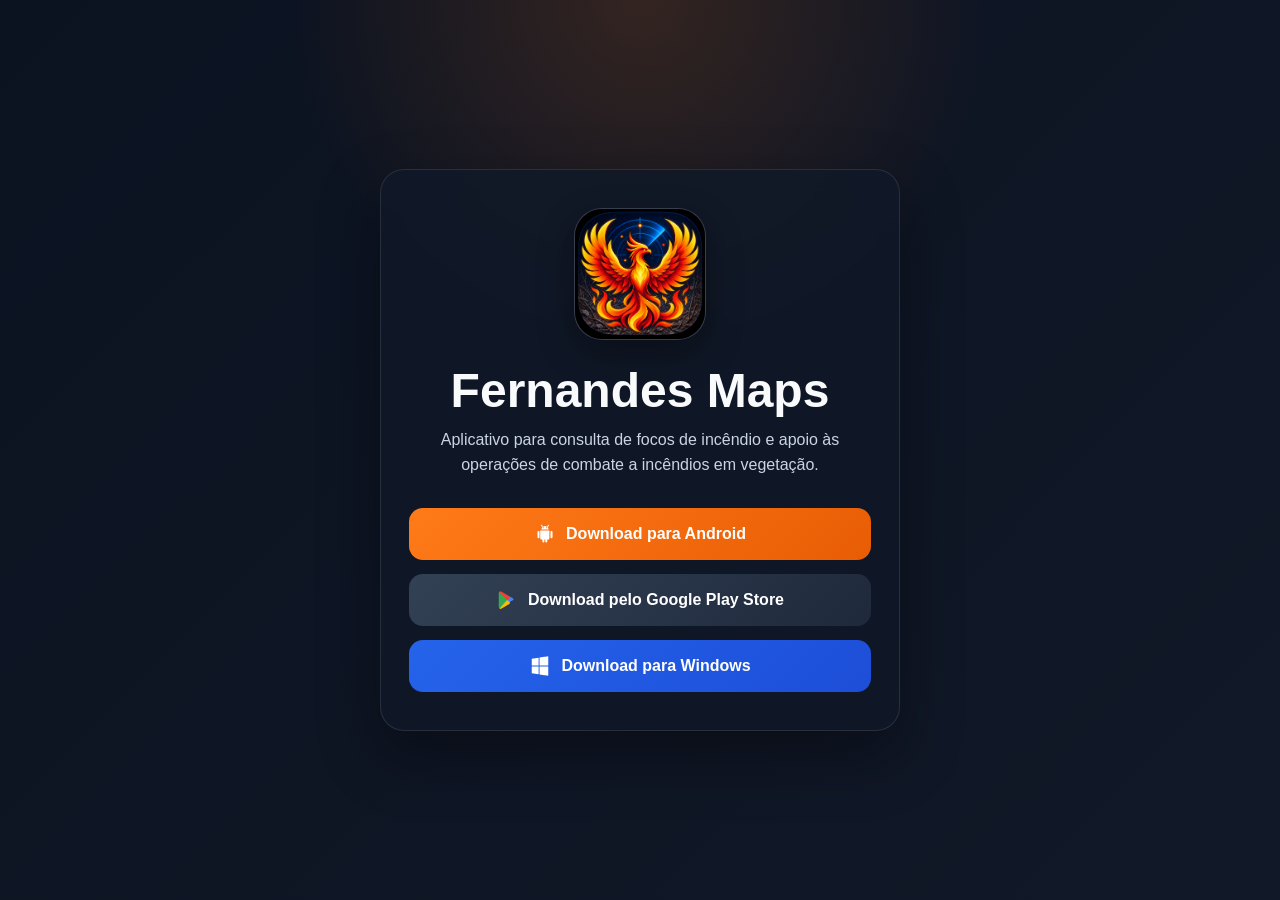
<file: index.html>
<!DOCTYPE html>
<html lang="pt-BR">
<head>
  <meta name="google-site-verification" content="o_xKSll8QOtQ0YUDjoWonXR9ZzkKrfaVdIPJaY39pNM" />
  <meta charset="UTF-8">
  <meta name="viewport" content="width=device-width, initial-scale=1.0">
  <title>Fernandes Maps</title>
  <meta name="description" content="Baixe o Fernandes Maps para Android ou Windows.">
  <style>
    :root {
      --bg-1: #0b1220;
      --bg-2: #111827;
      --card: rgba(17, 24, 39, 0.88);
      --text: #f8fafc;
      --muted: #cbd5e1;
      --orange: #ff7a18;
      --orange-dark: #e85d04;
      --border: rgba(255, 255, 255, 0.10);
      --disabled: #64748b;
    }

    * {
      box-sizing: border-box;
    }

    body {
      margin: 0;
      min-height: 100vh;
      font-family: Arial, Helvetica, sans-serif;
      background:
        radial-gradient(circle at top, rgba(255, 122, 24, 0.16), transparent 32%),
        linear-gradient(135deg, var(--bg-1), var(--bg-2));
      color: var(--text);
      display: flex;
      align-items: center;
      justify-content: center;
      padding: 24px;
    }

    .card {
      width: min(100%, 520px);
      padding: 38px 28px;
      border: 1px solid var(--border);
      border-radius: 24px;
      background: var(--card);
      box-shadow: 0 24px 60px rgba(0, 0, 0, 0.35);
      backdrop-filter: blur(12px);
      text-align: center;
    }

    .app-icon {
      width: 132px;
      height: 132px;
      object-fit: cover;
      border-radius: 28px;
      border: 1px solid var(--border);
      box-shadow: 0 14px 35px rgba(0, 0, 0, 0.35);
      background: #1f2937;
    }

    h1 {
      margin: 22px 0 10px;
      font-size: clamp(2rem, 7vw, 3rem);
      line-height: 1.05;
    }

    .subtitle {
      margin: 0 auto 30px;
      color: var(--muted);
      font-size: 1rem;
      line-height: 1.6;
    }

    .buttons {
      display: grid;
      gap: 14px;
    }

    .btn {
      display: flex;
      align-items: center;
      justify-content: center;
      gap: 10px;
      width: 100%;
      padding: 15px 18px;
      border-radius: 14px;
      text-decoration: none;
      font-weight: 700;
      font-size: 1rem;
      transition: transform .15s ease, filter .15s ease, opacity .15s ease;
    }

    .btn:hover {
      transform: translateY(-1px);
      filter: brightness(1.06);
    }

    .btn svg {
      width: 22px;
      height: 22px;
      flex: 0 0 22px;
    }

    .btn-android {
      color: #fff;
      background: linear-gradient(135deg, var(--orange), var(--orange-dark));
    }

    .btn-windows {
      color: #fff;
      background: linear-gradient(135deg, #2563eb, #1d4ed8);
    }

    .btn-playstore {
      color: #fff;
      background: linear-gradient(135deg, #334155, #1e293b);
    }

    @media (max-width: 520px) {
      .card {
        padding: 30px 20px;
        border-radius: 20px;
      }

      .app-icon {
        width: 112px;
        height: 112px;
        border-radius: 24px;
      }
    }
  </style>
</head>
<body>
  <main class="card">
    <img
      class="app-icon"
      src="icone.png"
      alt="Ícone do Fernandes Maps"
      onerror="this.onerror=null; this.src='icone.jpeg';"
    >

    <h1>Fernandes Maps</h1>

    <p class="subtitle">
      Aplicativo para consulta de focos de incêndio e apoio às operações de combate a incêndios em vegetação.
    </p>

    <div class="buttons">
      <a class="btn btn-android" href="FernandesMaps.apk" download>
        <svg viewBox="0 0 24 24" aria-hidden="true">
          <path fill="currentColor" d="M7.2 8.2h9.6v8.3c0 .8-.6 1.5-1.5 1.5h-.8v2.1a1.1 1.1 0 0 1-2.2 0V18h-1v2.1a1.1 1.1 0 0 1-2.2 0V18h-.8c-.8 0-1.5-.7-1.5-1.5V8.2Zm-2.3.4c.6 0 1.1.5 1.1 1.1v5.8a1.1 1.1 0 0 1-2.2 0V9.7c0-.6.5-1.1 1.1-1.1Zm14.2 0c.6 0 1.1.5 1.1 1.1v5.8a1.1 1.1 0 0 1-2.2 0V9.7c0-.6.5-1.1 1.1-1.1ZM8.1 7.2A4.7 4.7 0 0 1 9 4.5L7.7 2.7a.5.5 0 0 1 .8-.6L9.8 4c.7-.4 1.4-.6 2.2-.6s1.5.2 2.2.6l1.3-1.9a.5.5 0 0 1 .8.6L15 4.5c.6.8.9 1.7.9 2.7H8.1Zm2.1-1.4a.6.6 0 1 0 0-1.2.6.6 0 0 0 0 1.2Zm3.6 0a.6.6 0 1 0 0-1.2.6.6 0 0 0 0 1.2Z"/>
        </svg>
        Download para Android
      </a>

      <a class="btn btn-playstore" href="https://play.google.com/store/apps/details?id=com.bmfernandes.fernandesmaps" target="_blank" rel="noopener noreferrer">
        <svg viewBox="0 0 24 24" aria-hidden="true">
          <path fill="#34A853" d="M3.7 2.8c-.4.4-.7 1-.7 1.8v14.8c0 .8.3 1.4.7 1.8l.1.1L12.1 13v-2L3.8 2.7l-.1.1Z"/>
          <path fill="#4285F4" d="m14.9 15.8-2.8-2.8v-2l2.8-2.8.1.1 3.4 1.9c1 .6 1 1.5 0 2.1L15 14.2l-.1.1v1.5Z"/>
          <path fill="#FBBC04" d="m15 14.2-2.9-2.2-8.4 9.2c.6.6 1.5.7 2.5.1l8.8-5.1v-2Z"/>
          <path fill="#EA4335" d="m15 8.2-8.8-5.1c-1-.6-1.9-.5-2.5.1l8.4 9.2L15 10V8.2Z"/>
        </svg>
        Download pelo Google Play Store
      </a>

      <a class="btn btn-windows" href="FernandesMaps.exe" download>
        <svg viewBox="0 0 24 24" aria-hidden="true">
          <path fill="currentColor" d="M3 4.2 10.5 3v8.4H3V4.2Zm8.5-1.4L21 1.4v10h-9.5V2.8ZM3 12.6h7.5V21L3 19.8v-7.2Zm8.5 0H21v10l-9.5-1.4v-8.6Z"/>
        </svg>
        Download para Windows
      </a>
    </div>
  </main>
</body>
</html>
</file>
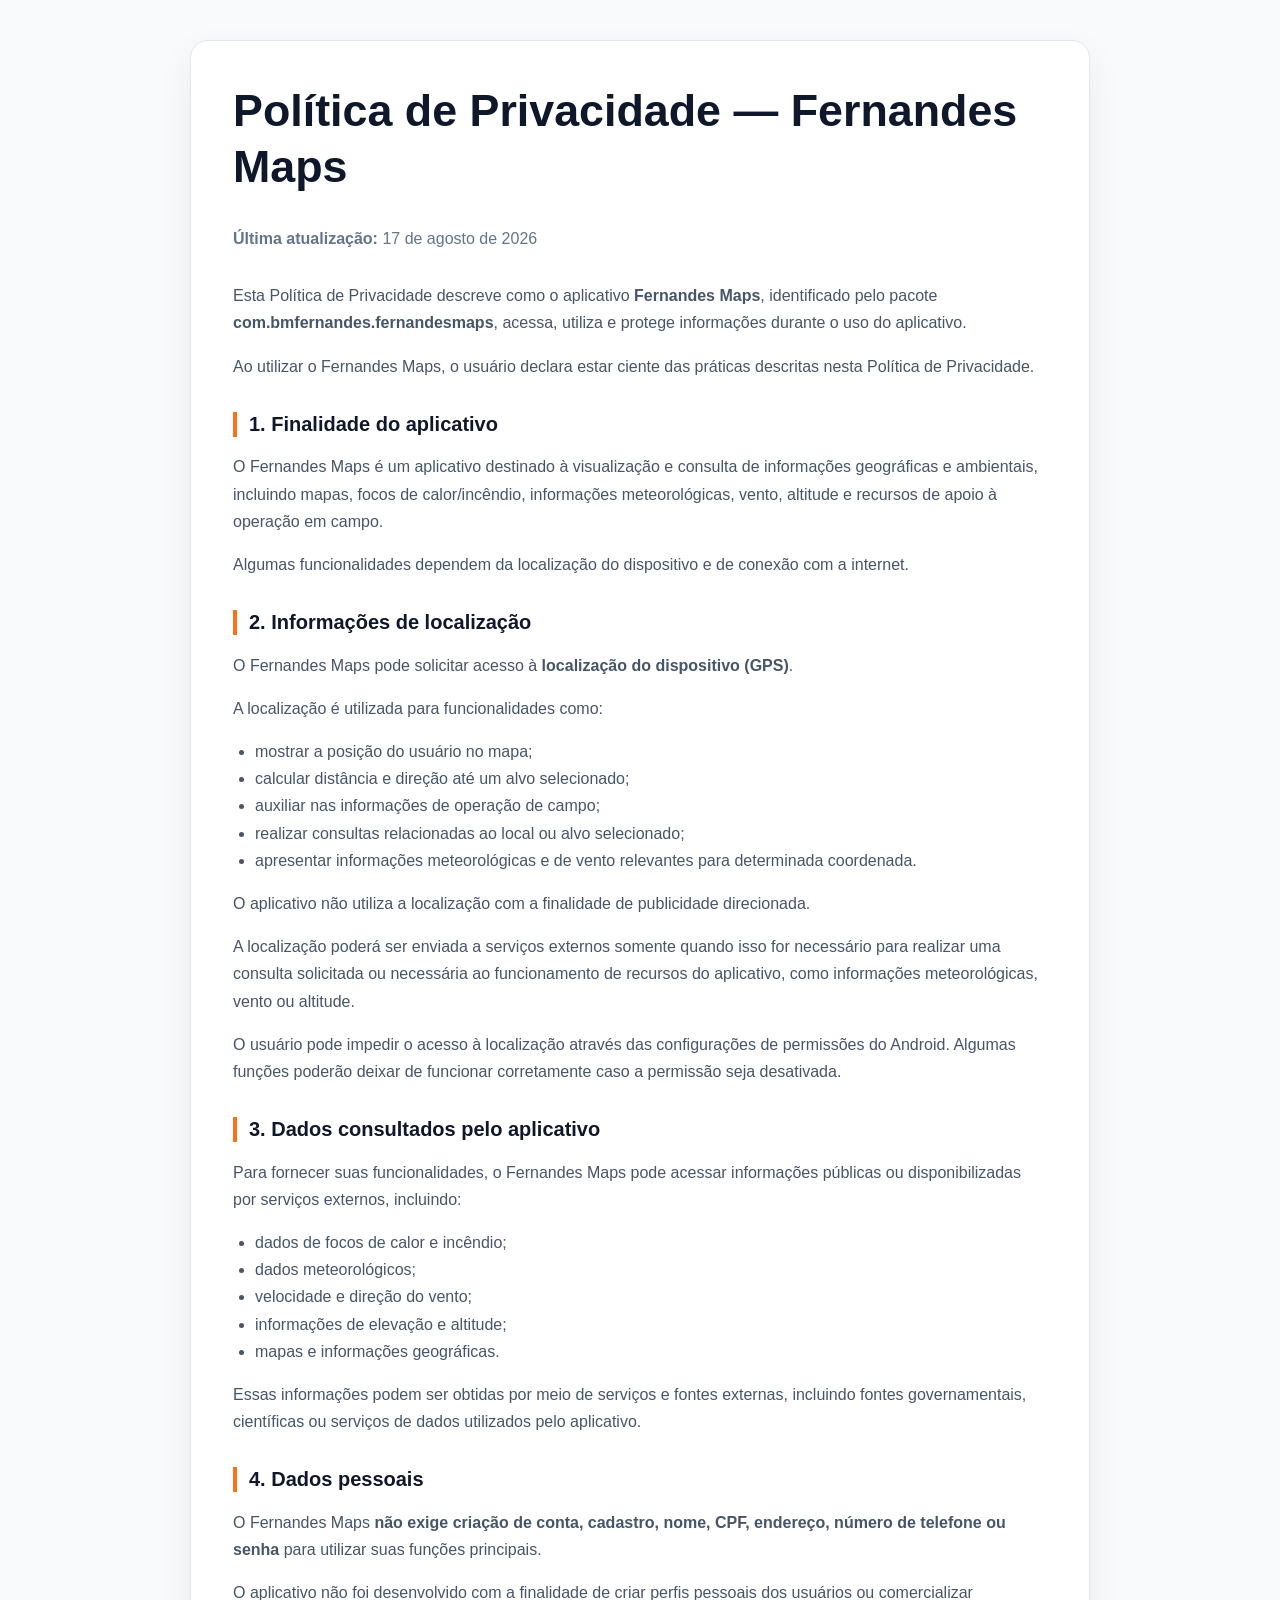
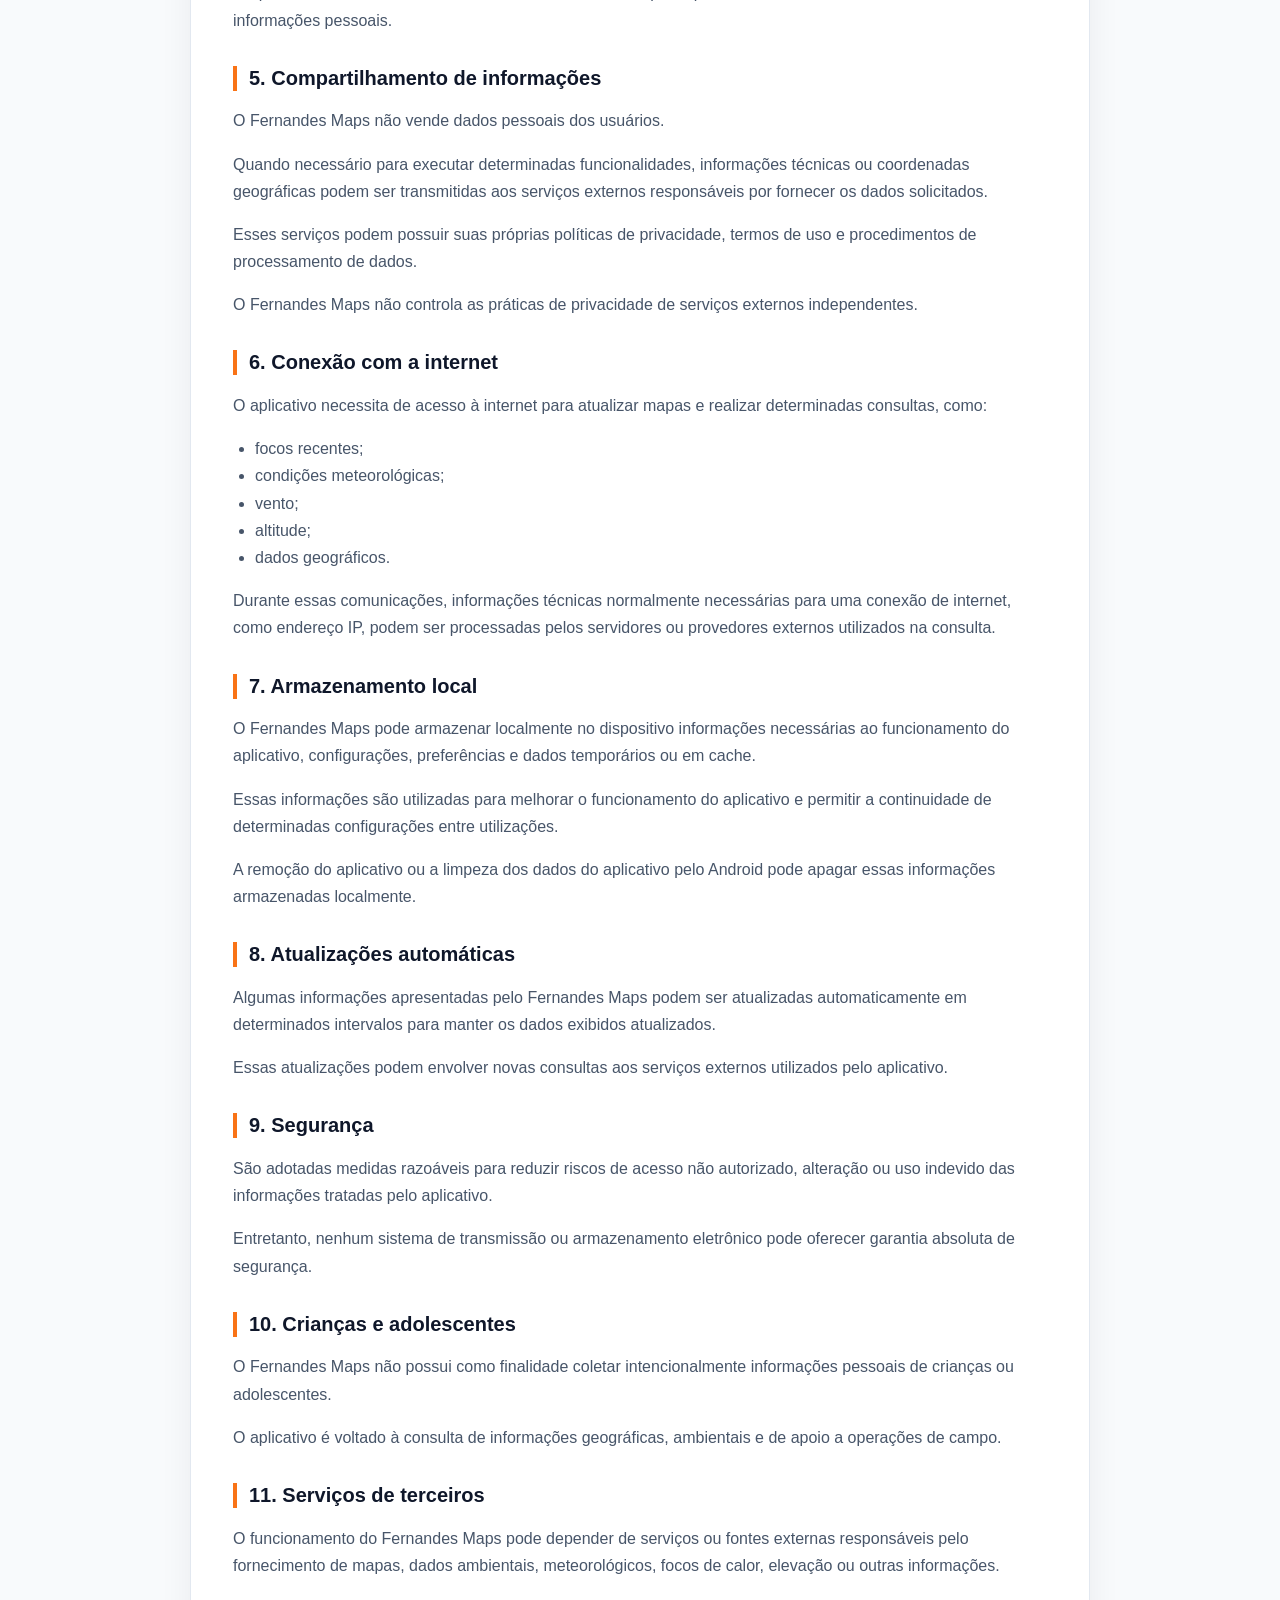
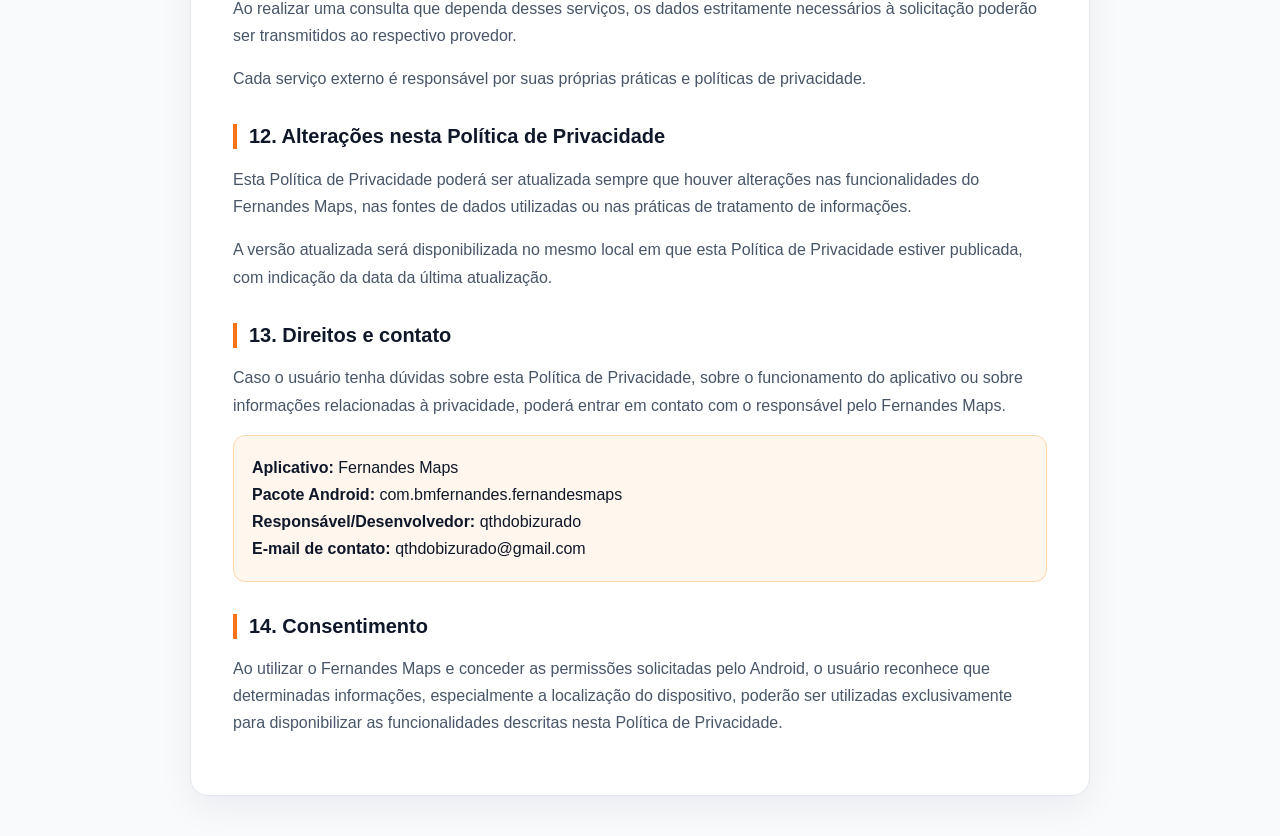
<file: privacidade.html>
<!DOCTYPE html>
<html lang="pt-BR">
<head>
  <meta charset="UTF-8">
  <meta name="viewport" content="width=device-width, initial-scale=1.0">
  <title>Política de Privacidade - Fernandes Maps</title>
  <meta name="description" content="Política de Privacidade do aplicativo Fernandes Maps.">
  <style>
    :root {
      --bg: #f8fafc;
      --card: #ffffff;
      --text: #0f172a;
      --muted: #475569;
      --orange: #f97316;
      --border: #e2e8f0;
    }

    * {
      box-sizing: border-box;
    }

    body {
      margin: 0;
      font-family: Arial, Helvetica, sans-serif;
      background: var(--bg);
      color: var(--text);
      line-height: 1.7;
    }

    .wrap {
      width: min(100% - 32px, 900px);
      margin: 40px auto;
      background: var(--card);
      border: 1px solid var(--border);
      border-radius: 18px;
      padding: 42px;
      box-shadow: 0 12px 35px rgba(15, 23, 42, 0.06);
    }

    h1, h2 {
      line-height: 1.25;
    }

    h1 {
      margin-top: 0;
      font-size: clamp(2rem, 5vw, 2.8rem);
    }

    h2 {
      margin-top: 32px;
      font-size: 1.25rem;
      border-left: 4px solid var(--orange);
      padding-left: 12px;
    }

    p, li {
      color: var(--muted);
    }

    ul {
      padding-left: 22px;
    }

    .meta {
      color: #64748b;
      margin-bottom: 30px;
    }

    .contact {
      padding: 18px;
      border-radius: 12px;
      background: #fff7ed;
      border: 1px solid #fed7aa;
    }

    @media (max-width: 600px) {
      .wrap {
        width: min(100% - 20px, 900px);
        margin: 10px auto;
        padding: 24px 18px;
        border-radius: 14px;
      }
    }
  </style>
</head>
<body>
  <main class="wrap">
    <h1>Política de Privacidade — Fernandes Maps</h1>
    <p class="meta"><strong>Última atualização:</strong> 17 de agosto de 2026</p>

    <p>
      Esta Política de Privacidade descreve como o aplicativo <strong>Fernandes Maps</strong>,
      identificado pelo pacote <strong>com.bmfernandes.fernandesmaps</strong>, acessa, utiliza
      e protege informações durante o uso do aplicativo.
    </p>

    <p>
      Ao utilizar o Fernandes Maps, o usuário declara estar ciente das práticas descritas nesta Política de Privacidade.
    </p>

    <h2>1. Finalidade do aplicativo</h2>
    <p>
      O Fernandes Maps é um aplicativo destinado à visualização e consulta de informações geográficas
      e ambientais, incluindo mapas, focos de calor/incêndio, informações meteorológicas, vento,
      altitude e recursos de apoio à operação em campo.
    </p>
    <p>Algumas funcionalidades dependem da localização do dispositivo e de conexão com a internet.</p>

    <h2>2. Informações de localização</h2>
    <p>O Fernandes Maps pode solicitar acesso à <strong>localização do dispositivo (GPS)</strong>.</p>
    <p>A localização é utilizada para funcionalidades como:</p>
    <ul>
      <li>mostrar a posição do usuário no mapa;</li>
      <li>calcular distância e direção até um alvo selecionado;</li>
      <li>auxiliar nas informações de operação de campo;</li>
      <li>realizar consultas relacionadas ao local ou alvo selecionado;</li>
      <li>apresentar informações meteorológicas e de vento relevantes para determinada coordenada.</li>
    </ul>
    <p>O aplicativo não utiliza a localização com a finalidade de publicidade direcionada.</p>
    <p>
      A localização poderá ser enviada a serviços externos somente quando isso for necessário para
      realizar uma consulta solicitada ou necessária ao funcionamento de recursos do aplicativo,
      como informações meteorológicas, vento ou altitude.
    </p>
    <p>
      O usuário pode impedir o acesso à localização através das configurações de permissões do Android.
      Algumas funções poderão deixar de funcionar corretamente caso a permissão seja desativada.
    </p>

    <h2>3. Dados consultados pelo aplicativo</h2>
    <p>Para fornecer suas funcionalidades, o Fernandes Maps pode acessar informações públicas ou disponibilizadas por serviços externos, incluindo:</p>
    <ul>
      <li>dados de focos de calor e incêndio;</li>
      <li>dados meteorológicos;</li>
      <li>velocidade e direção do vento;</li>
      <li>informações de elevação e altitude;</li>
      <li>mapas e informações geográficas.</li>
    </ul>
    <p>
      Essas informações podem ser obtidas por meio de serviços e fontes externas, incluindo fontes
      governamentais, científicas ou serviços de dados utilizados pelo aplicativo.
    </p>

    <h2>4. Dados pessoais</h2>
    <p>
      O Fernandes Maps <strong>não exige criação de conta, cadastro, nome, CPF, endereço, número de telefone ou senha</strong>
      para utilizar suas funções principais.
    </p>
    <p>
      O aplicativo não foi desenvolvido com a finalidade de criar perfis pessoais dos usuários ou comercializar informações pessoais.
    </p>

    <h2>5. Compartilhamento de informações</h2>
    <p>O Fernandes Maps não vende dados pessoais dos usuários.</p>
    <p>
      Quando necessário para executar determinadas funcionalidades, informações técnicas ou coordenadas
      geográficas podem ser transmitidas aos serviços externos responsáveis por fornecer os dados solicitados.
    </p>
    <p>
      Esses serviços podem possuir suas próprias políticas de privacidade, termos de uso e procedimentos de processamento de dados.
    </p>
    <p>O Fernandes Maps não controla as práticas de privacidade de serviços externos independentes.</p>

    <h2>6. Conexão com a internet</h2>
    <p>O aplicativo necessita de acesso à internet para atualizar mapas e realizar determinadas consultas, como:</p>
    <ul>
      <li>focos recentes;</li>
      <li>condições meteorológicas;</li>
      <li>vento;</li>
      <li>altitude;</li>
      <li>dados geográficos.</li>
    </ul>
    <p>
      Durante essas comunicações, informações técnicas normalmente necessárias para uma conexão de internet,
      como endereço IP, podem ser processadas pelos servidores ou provedores externos utilizados na consulta.
    </p>

    <h2>7. Armazenamento local</h2>
    <p>
      O Fernandes Maps pode armazenar localmente no dispositivo informações necessárias ao funcionamento
      do aplicativo, configurações, preferências e dados temporários ou em cache.
    </p>
    <p>
      Essas informações são utilizadas para melhorar o funcionamento do aplicativo e permitir a continuidade
      de determinadas configurações entre utilizações.
    </p>
    <p>
      A remoção do aplicativo ou a limpeza dos dados do aplicativo pelo Android pode apagar essas informações armazenadas localmente.
    </p>

    <h2>8. Atualizações automáticas</h2>
    <p>
      Algumas informações apresentadas pelo Fernandes Maps podem ser atualizadas automaticamente em determinados
      intervalos para manter os dados exibidos atualizados.
    </p>
    <p>Essas atualizações podem envolver novas consultas aos serviços externos utilizados pelo aplicativo.</p>

    <h2>9. Segurança</h2>
    <p>
      São adotadas medidas razoáveis para reduzir riscos de acesso não autorizado, alteração ou uso indevido das informações tratadas pelo aplicativo.
    </p>
    <p>
      Entretanto, nenhum sistema de transmissão ou armazenamento eletrônico pode oferecer garantia absoluta de segurança.
    </p>

    <h2>10. Crianças e adolescentes</h2>
    <p>
      O Fernandes Maps não possui como finalidade coletar intencionalmente informações pessoais de crianças ou adolescentes.
    </p>
    <p>O aplicativo é voltado à consulta de informações geográficas, ambientais e de apoio a operações de campo.</p>

    <h2>11. Serviços de terceiros</h2>
    <p>
      O funcionamento do Fernandes Maps pode depender de serviços ou fontes externas responsáveis pelo
      fornecimento de mapas, dados ambientais, meteorológicos, focos de calor, elevação ou outras informações.
    </p>
    <p>
      Ao realizar uma consulta que dependa desses serviços, os dados estritamente necessários à solicitação
      poderão ser transmitidos ao respectivo provedor.
    </p>
    <p>Cada serviço externo é responsável por suas próprias práticas e políticas de privacidade.</p>

    <h2>12. Alterações nesta Política de Privacidade</h2>
    <p>
      Esta Política de Privacidade poderá ser atualizada sempre que houver alterações nas funcionalidades
      do Fernandes Maps, nas fontes de dados utilizadas ou nas práticas de tratamento de informações.
    </p>
    <p>
      A versão atualizada será disponibilizada no mesmo local em que esta Política de Privacidade estiver publicada,
      com indicação da data da última atualização.
    </p>

    <h2>13. Direitos e contato</h2>
    <p>
      Caso o usuário tenha dúvidas sobre esta Política de Privacidade, sobre o funcionamento do aplicativo
      ou sobre informações relacionadas à privacidade, poderá entrar em contato com o responsável pelo Fernandes Maps.
    </p>

    <div class="contact">
      <strong>Aplicativo:</strong> Fernandes Maps<br>
      <strong>Pacote Android:</strong> com.bmfernandes.fernandesmaps<br>
      <strong>Responsável/Desenvolvedor:</strong> qthdobizurado<br>
      <strong>E-mail de contato:</strong> qthdobizurado@gmail.com
    </div>

    <h2>14. Consentimento</h2>
    <p>
      Ao utilizar o Fernandes Maps e conceder as permissões solicitadas pelo Android, o usuário reconhece que
      determinadas informações, especialmente a localização do dispositivo, poderão ser utilizadas exclusivamente
      para disponibilizar as funcionalidades descritas nesta Política de Privacidade.
    </p>
  </main>
</body>
</html>
</file>
